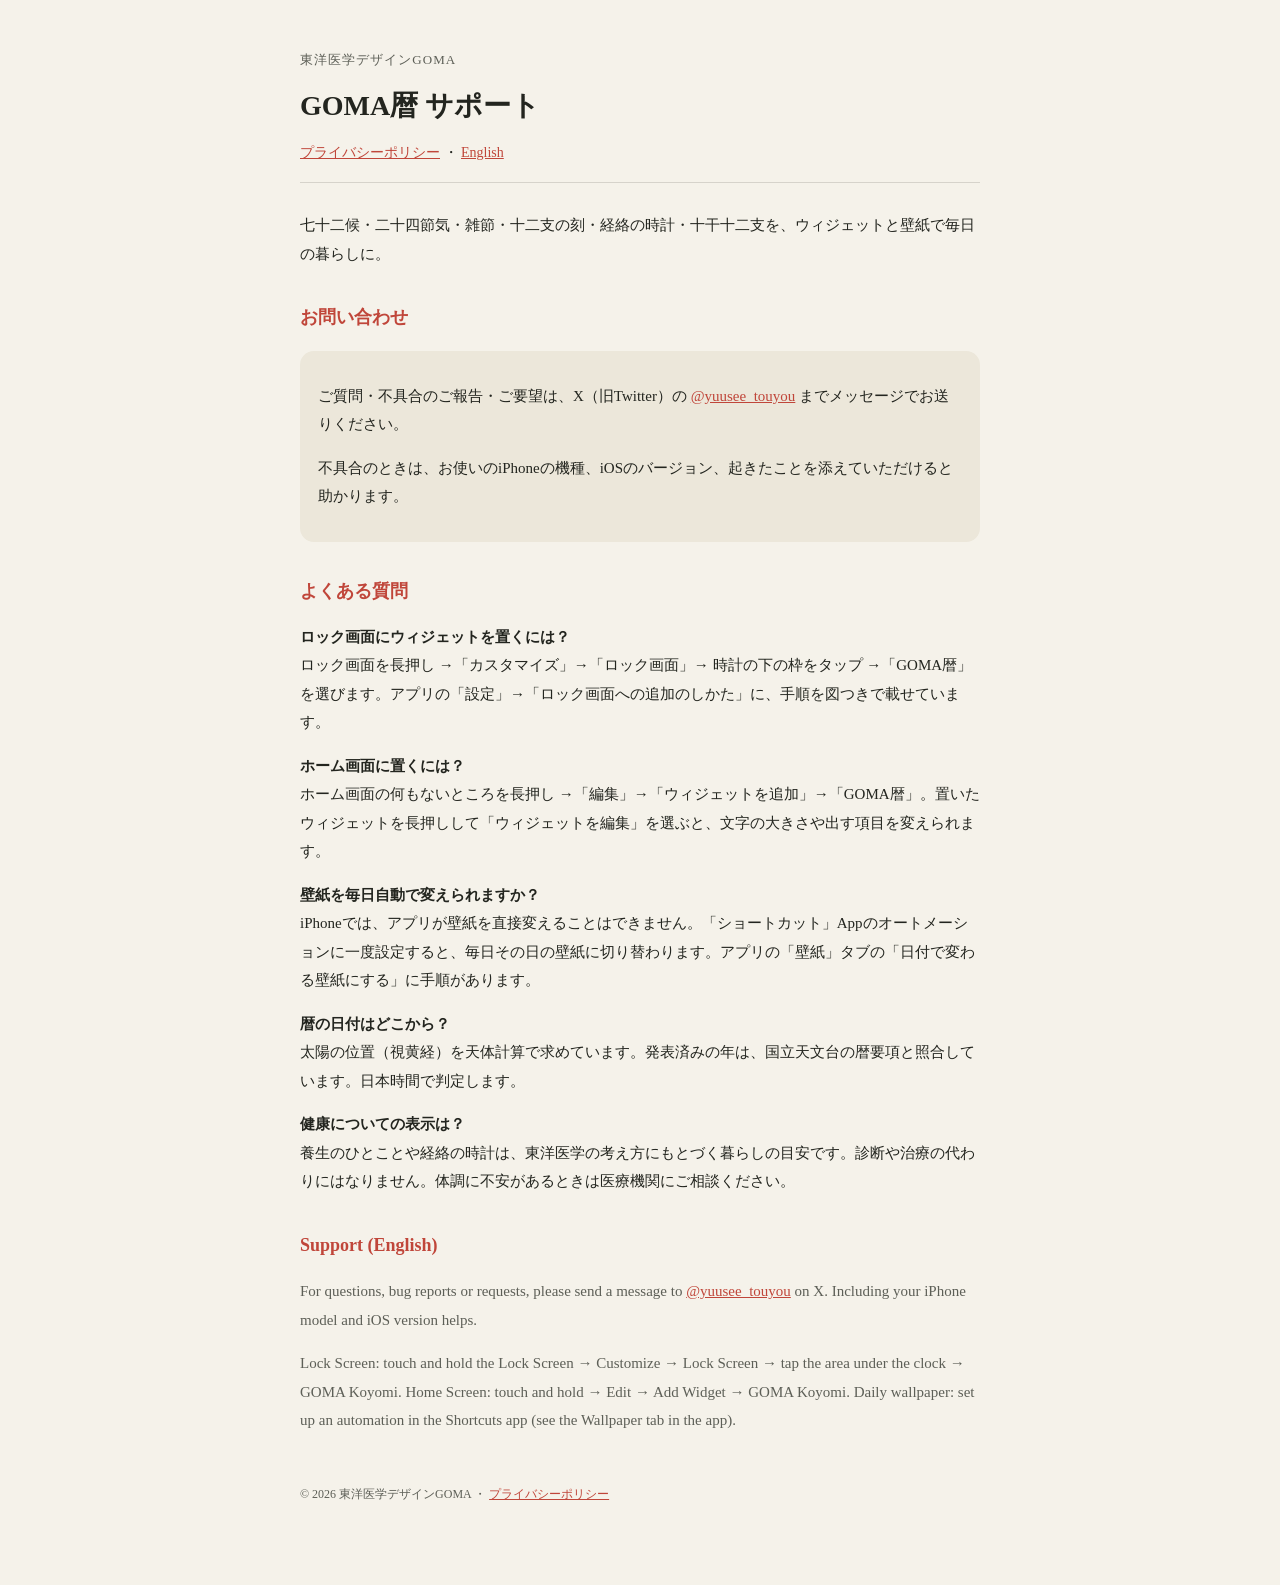
<file: index.html>
<!doctype html>
<html lang="ja">
<head>
<meta charset="utf-8">
<meta name="viewport" content="width=device-width, initial-scale=1">
<title>サポート｜GOMA暦</title>
<link rel="stylesheet" href="style.css">
</head>
<body>
<main>
<header>
  <div class="brand">東洋医学デザインGOMA</div>
  <h1>GOMA暦 サポート</h1>
  <nav><a href="privacy.html">プライバシーポリシー</a> ・ <a href="#en">English</a></nav>
</header>

<p>七十二候・二十四節気・雑節・十二支の刻・経絡の時計・十干十二支を、ウィジェットと壁紙で毎日の暮らしに。</p>

<h2>お問い合わせ</h2>
<div class="card">
  <p>ご質問・不具合のご報告・ご要望は、X（旧Twitter）の <a href="https://x.com/yuusee_touyou">@yuusee_touyou</a> までメッセージでお送りください。</p>
  <p>不具合のときは、お使いのiPhoneの機種、iOSのバージョン、起きたことを添えていただけると助かります。</p>
</div>

<h2>よくある質問</h2>

<p><strong>ロック画面にウィジェットを置くには？</strong><br>
ロック画面を長押し →「カスタマイズ」→「ロック画面」→ 時計の下の枠をタップ →「GOMA暦」を選びます。アプリの「設定」→「ロック画面への追加のしかた」に、手順を図つきで載せています。</p>

<p><strong>ホーム画面に置くには？</strong><br>
ホーム画面の何もないところを長押し →「編集」→「ウィジェットを追加」→「GOMA暦」。置いたウィジェットを長押しして「ウィジェットを編集」を選ぶと、文字の大きさや出す項目を変えられます。</p>

<p><strong>壁紙を毎日自動で変えられますか？</strong><br>
iPhoneでは、アプリが壁紙を直接変えることはできません。「ショートカット」Appのオートメーションに一度設定すると、毎日その日の壁紙に切り替わります。アプリの「壁紙」タブの「日付で変わる壁紙にする」に手順があります。</p>

<p><strong>暦の日付はどこから？</strong><br>
太陽の位置（視黄経）を天体計算で求めています。発表済みの年は、国立天文台の暦要項と照合しています。日本時間で判定します。</p>

<p><strong>健康についての表示は？</strong><br>
養生のひとことや経絡の時計は、東洋医学の考え方にもとづく暮らしの目安です。診断や治療の代わりにはなりません。体調に不安があるときは医療機関にご相談ください。</p>

<section id="en" class="en">
<h2>Support (English)</h2>
<p>For questions, bug reports or requests, please send a message to <a href="https://x.com/yuusee_touyou">@yuusee_touyou</a> on X. Including your iPhone model and iOS version helps.</p>
<p>Lock Screen: touch and hold the Lock Screen → Customize → Lock Screen → tap the area under the clock → GOMA Koyomi. Home Screen: touch and hold → Edit → Add Widget → GOMA Koyomi. Daily wallpaper: set up an automation in the Shortcuts app (see the Wallpaper tab in the app).</p>
</section>

<footer>© 2026 東洋医学デザインGOMA ・ <a href="privacy.html">プライバシーポリシー</a></footer>
</main>
</body>
</html>
</file>
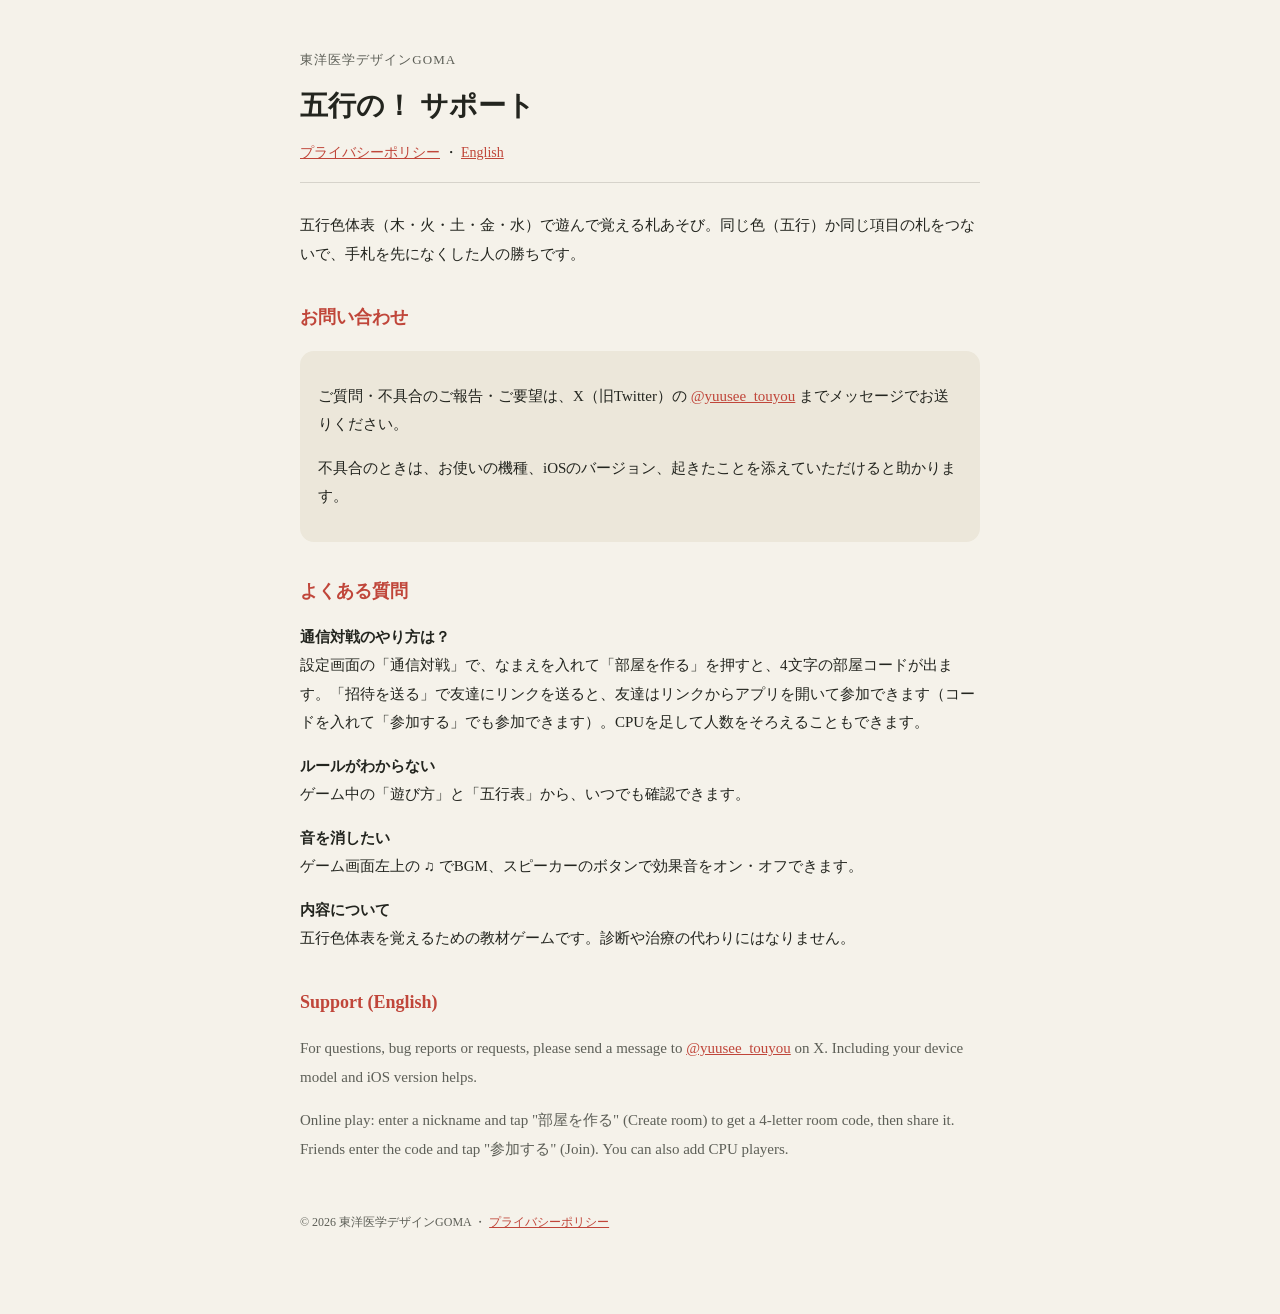
<file: gogyouno/index.html>
<!doctype html>
<html lang="ja">
<head>
<meta charset="utf-8">
<meta name="viewport" content="width=device-width, initial-scale=1">
<title>サポート｜五行の！</title>
<link rel="stylesheet" href="../style.css">
</head>
<body>
<main>
<header>
  <div class="brand">東洋医学デザインGOMA</div>
  <h1>五行の！ サポート</h1>
  <nav><a href="privacy.html">プライバシーポリシー</a> ・ <a href="#en">English</a></nav>
</header>

<p>五行色体表（木・火・土・金・水）で遊んで覚える札あそび。同じ色（五行）か同じ項目の札をつないで、手札を先になくした人の勝ちです。</p>

<h2>お問い合わせ</h2>
<div class="card">
  <p>ご質問・不具合のご報告・ご要望は、X（旧Twitter）の <a href="https://x.com/yuusee_touyou">@yuusee_touyou</a> までメッセージでお送りください。</p>
  <p>不具合のときは、お使いの機種、iOSのバージョン、起きたことを添えていただけると助かります。</p>
</div>

<h2>よくある質問</h2>

<p><strong>通信対戦のやり方は？</strong><br>
設定画面の「通信対戦」で、なまえを入れて「部屋を作る」を押すと、4文字の部屋コードが出ます。「招待を送る」で友達にリンクを送ると、友達はリンクからアプリを開いて参加できます（コードを入れて「参加する」でも参加できます）。CPUを足して人数をそろえることもできます。</p>

<p><strong>ルールがわからない</strong><br>
ゲーム中の「遊び方」と「五行表」から、いつでも確認できます。</p>

<p><strong>音を消したい</strong><br>
ゲーム画面左上の ♫ でBGM、スピーカーのボタンで効果音をオン・オフできます。</p>

<p><strong>内容について</strong><br>
五行色体表を覚えるための教材ゲームです。診断や治療の代わりにはなりません。</p>

<section id="en" class="en">
<h2>Support (English)</h2>
<p>For questions, bug reports or requests, please send a message to <a href="https://x.com/yuusee_touyou">@yuusee_touyou</a> on X. Including your device model and iOS version helps.</p>
<p>Online play: enter a nickname and tap "部屋を作る" (Create room) to get a 4-letter room code, then share it. Friends enter the code and tap "参加する" (Join). You can also add CPU players.</p>
</section>

<footer>© 2026 東洋医学デザインGOMA ・ <a href="privacy.html">プライバシーポリシー</a></footer>
</main>
</body>
</html>
</file>
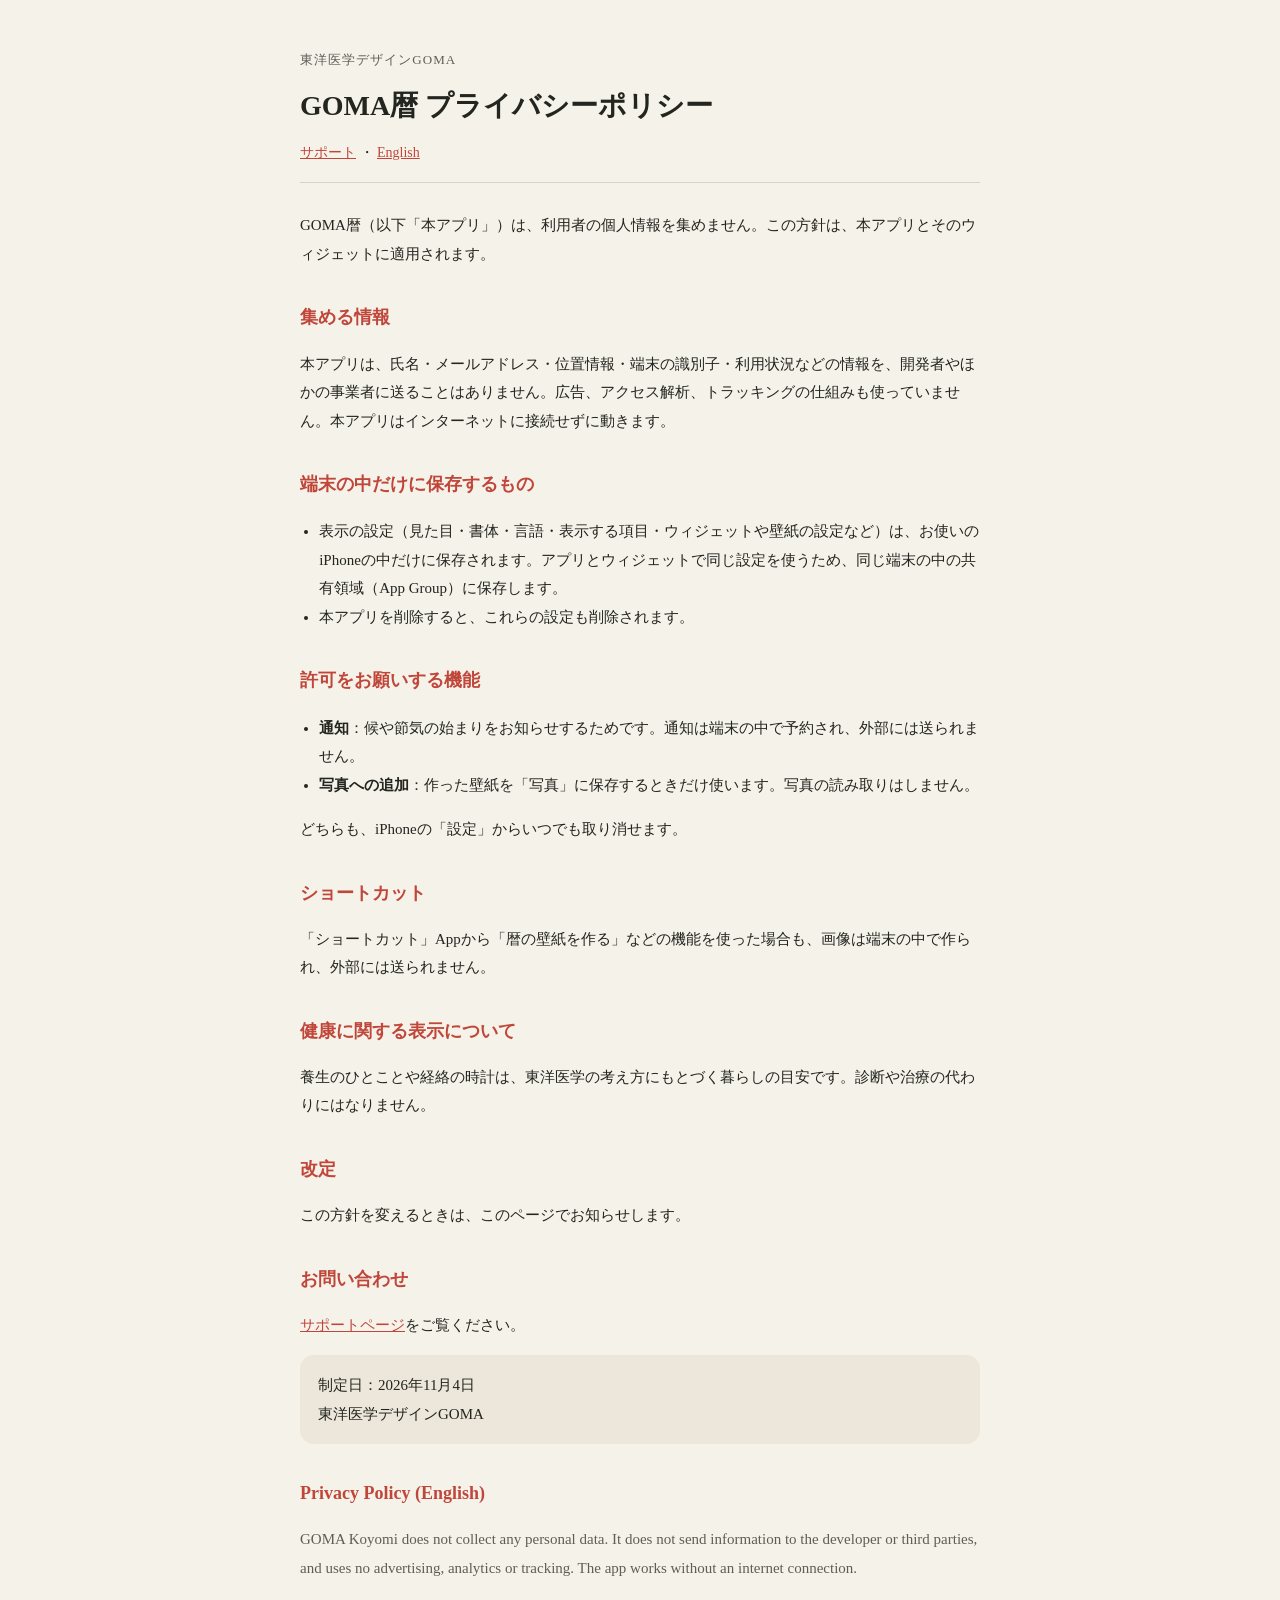
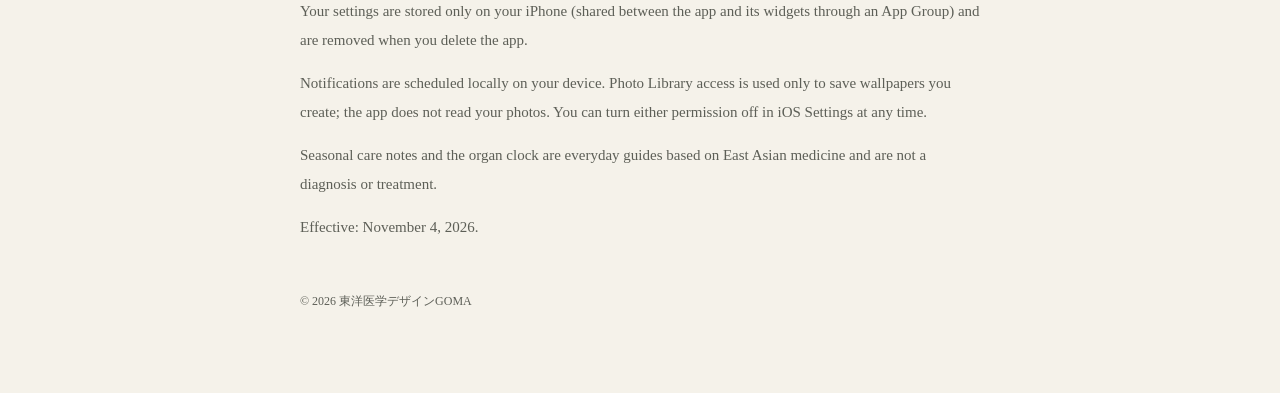
<file: privacy.html>
<!doctype html>
<html lang="ja">
<head>
<meta charset="utf-8">
<meta name="viewport" content="width=device-width, initial-scale=1">
<title>プライバシーポリシー｜GOMA暦</title>
<link rel="stylesheet" href="style.css">
</head>
<body>
<main>
<header>
  <div class="brand">東洋医学デザインGOMA</div>
  <h1>GOMA暦 プライバシーポリシー</h1>
  <nav><a href="index.html">サポート</a> ・ <a href="#en">English</a></nav>
</header>

<p>GOMA暦（以下「本アプリ」）は、利用者の個人情報を集めません。この方針は、本アプリとそのウィジェットに適用されます。</p>

<h2>集める情報</h2>
<p>本アプリは、氏名・メールアドレス・位置情報・端末の識別子・利用状況などの情報を、開発者やほかの事業者に送ることはありません。広告、アクセス解析、トラッキングの仕組みも使っていません。本アプリはインターネットに接続せずに動きます。</p>

<h2>端末の中だけに保存するもの</h2>
<ul>
  <li>表示の設定（見た目・書体・言語・表示する項目・ウィジェットや壁紙の設定など）は、お使いのiPhoneの中だけに保存されます。アプリとウィジェットで同じ設定を使うため、同じ端末の中の共有領域（App Group）に保存します。</li>
  <li>本アプリを削除すると、これらの設定も削除されます。</li>
</ul>

<h2>許可をお願いする機能</h2>
<ul>
  <li><strong>通知</strong>：候や節気の始まりをお知らせするためです。通知は端末の中で予約され、外部には送られません。</li>
  <li><strong>写真への追加</strong>：作った壁紙を「写真」に保存するときだけ使います。写真の読み取りはしません。</li>
</ul>
<p>どちらも、iPhoneの「設定」からいつでも取り消せます。</p>

<h2>ショートカット</h2>
<p>「ショートカット」Appから「暦の壁紙を作る」などの機能を使った場合も、画像は端末の中で作られ、外部には送られません。</p>

<h2>健康に関する表示について</h2>
<p>養生のひとことや経絡の時計は、東洋医学の考え方にもとづく暮らしの目安です。診断や治療の代わりにはなりません。</p>

<h2>改定</h2>
<p>この方針を変えるときは、このページでお知らせします。</p>

<h2>お問い合わせ</h2>
<p><a href="index.html">サポートページ</a>をご覧ください。</p>

<p class="card">制定日：2026年11月4日<br>東洋医学デザインGOMA</p>

<section id="en" class="en">
<h2>Privacy Policy (English)</h2>
<p>GOMA Koyomi does not collect any personal data. It does not send information to the developer or third parties, and uses no advertising, analytics or tracking. The app works without an internet connection.</p>
<p>Your settings are stored only on your iPhone (shared between the app and its widgets through an App Group) and are removed when you delete the app.</p>
<p>Notifications are scheduled locally on your device. Photo Library access is used only to save wallpapers you create; the app does not read your photos. You can turn either permission off in iOS Settings at any time.</p>
<p>Seasonal care notes and the organ clock are everyday guides based on East Asian medicine and are not a diagnosis or treatment.</p>
<p>Effective: November 4, 2026.</p>
</section>

<footer>© 2026 東洋医学デザインGOMA</footer>
</main>
</body>
</html>
</file>
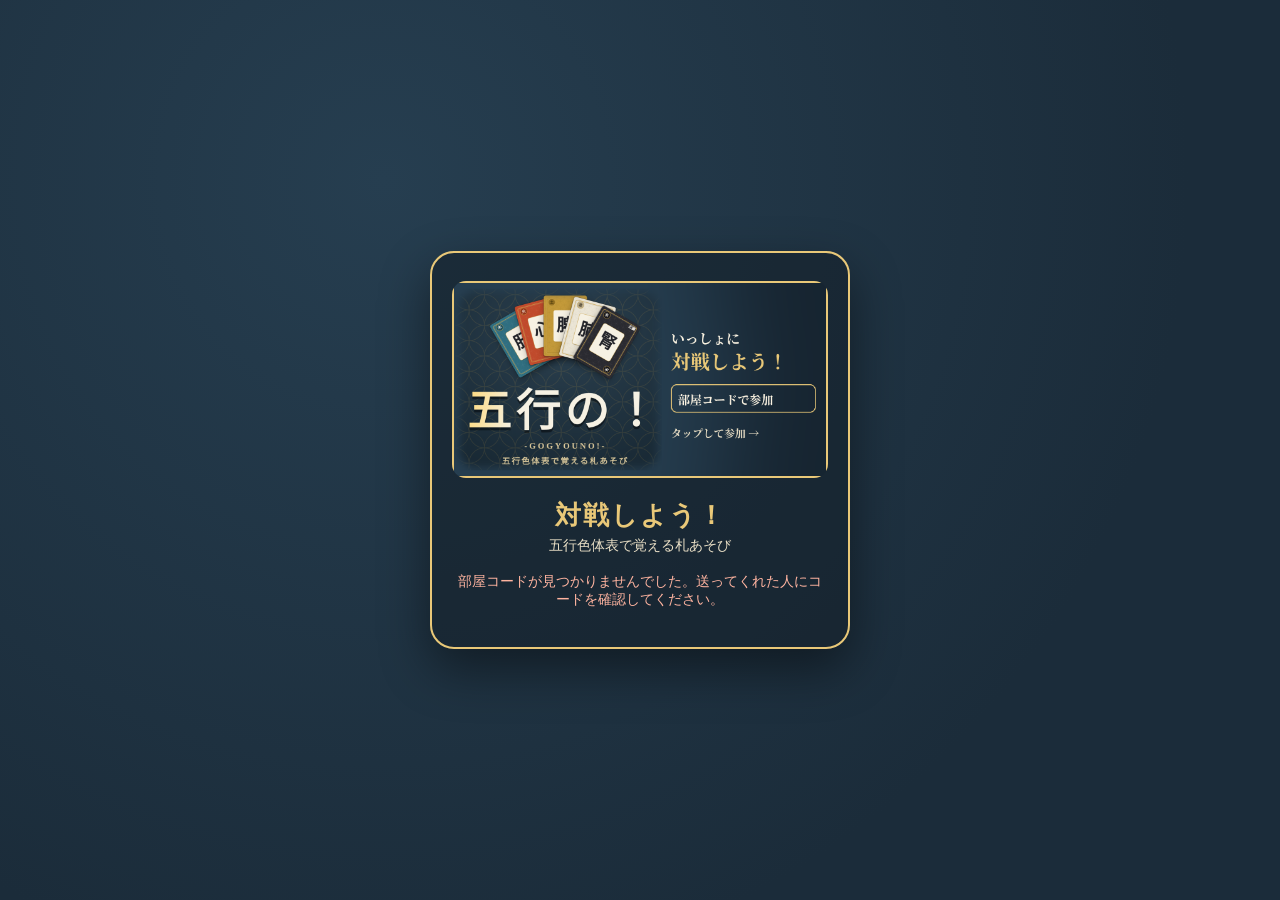
<file: gogyouno/join.html>
<!doctype html>
<html lang="ja">
<head>
<meta charset="utf-8">
<meta name="viewport" content="width=device-width, initial-scale=1">
<title>「五行の！」で対戦しよう！</title>
<meta name="description" content="部屋コードを受け取ったら、タップして「五行の！」の通信対戦に参加しよう。">
<meta property="og:type" content="website">
<meta property="og:site_name" content="五行の！">
<meta property="og:title" content="「五行の！」で対戦しよう！">
<meta property="og:description" content="部屋コードを受け取ったら、タップして参加しよう。五行色体表で覚える札あそび。">
<meta property="og:image" content="https://goma99-creator.github.io/goma-koyomi/gogyouno/ogp.png">
<meta property="og:image:width" content="1200">
<meta property="og:image:height" content="630">
<meta name="twitter:card" content="summary_large_image">
<meta name="apple-itunes-app" content="app-id=6834835831">
<style>
  :root { --navy:#1b2c3a; --navy2:#263e50; --gold:#e9c878; --cream:#fbf3e2; --sub:#e9dfc6; --fire:#c04a2b; }
  * { box-sizing:border-box; }
  body { margin:0; min-height:100vh; font-family:"Hiragino Mincho ProN","Yu Mincho",serif; color:var(--cream);
    background:radial-gradient(circle at 30% 20%, var(--navy2), var(--navy) 70%); display:flex; align-items:center; justify-content:center; padding:24px 16px; }
  main { width:100%; max-width:420px; text-align:center; border:2px solid var(--gold); border-radius:24px; padding:28px 20px 24px;
    background:rgba(20,32,42,.6); box-shadow:0 20px 50px rgba(0,0,0,.45); }
  img.hero { width:100%; border-radius:14px; display:block; }
  h1 { font-size:26px; margin:20px 0 4px; color:var(--gold); letter-spacing:2px; }
  p.lead { margin:0 0 18px; font-size:14px; color:var(--sub); }
  .code-box { border:1.5px solid var(--gold); border-radius:16px; padding:10px 8px 14px; background:#fffaf0; color:#2a2418; }
  .code-label { font-size:12px; font-weight:700; letter-spacing:3px; color:#7a6f57; }
  .code { font-size:52px; font-weight:800; letter-spacing:14px; padding-left:14px; color:var(--fire); line-height:1.15; }
  .btn { display:block; width:100%; margin-top:12px; padding:14px; border-radius:14px; font:inherit; font-size:17px; font-weight:800; letter-spacing:2px;
    text-decoration:none; cursor:pointer; border:2px solid var(--gold); }
  .primary { background:linear-gradient(135deg,#c04a2b,#e0662f); color:#fff6e0; }
  .ghost { background:transparent; color:var(--cream); }
  .note { font-size:12px; color:var(--sub); line-height:1.7; margin-top:16px; text-align:left; }
  .err { color:#ffb4a0; font-size:14px; margin:14px 0; }
</style>
</head>
<body>
<main>
  <img class="hero" src="ogp.png" alt="五行の！">
  <h1>対戦しよう！</h1>
  <p class="lead">五行色体表で覚える札あそび</p>
  <div id="ok" hidden>
    <div class="code-box">
      <div class="code-label">部屋コード</div>
      <div class="code" id="code"></div>
    </div>
    <a class="btn primary" id="open" href="#">アプリで参加する</a>
    <button class="btn ghost" id="copy" type="button">コードをコピー</button>
    <a class="btn ghost" href="https://apps.apple.com/jp/app/id6834835831">App Store で入手</a>
    <div class="note">
      アプリが入っていれば「アプリで参加する」で開き、コードが入った状態になります。なまえを入れて「参加する」を押してください。<br>
      開かないときは、コードをコピーしてアプリの「通信対戦」に貼り付けてください。
    </div>
  </div>
  <p class="err" id="bad" hidden>部屋コードが見つかりませんでした。送ってくれた人にコードを確認してください。</p>
</main>
<script>
(function () {
  var c = (new URLSearchParams(location.search).get("c") || "").toUpperCase();
  if (!/^[A-Z2-9]{4}$/.test(c)) { document.getElementById("bad").hidden = false; return; }
  document.getElementById("ok").hidden = false;
  document.getElementById("code").textContent = c;
  document.getElementById("open").href = "gogyouno://join?c=" + c;
  var b = document.getElementById("copy");
  b.onclick = function () {
    var done = function () { b.textContent = "コピーしました"; setTimeout(function () { b.textContent = "コードをコピー"; }, 1600); };
    if (navigator.clipboard && navigator.clipboard.writeText) navigator.clipboard.writeText(c).then(done, fallback); else fallback();
    function fallback() { var t = document.createElement("textarea"); t.value = c; document.body.appendChild(t); t.select(); try { document.execCommand("copy"); done(); } catch (e) {} t.remove(); }
  };
})();
</script>
</body>
</html>
</file>
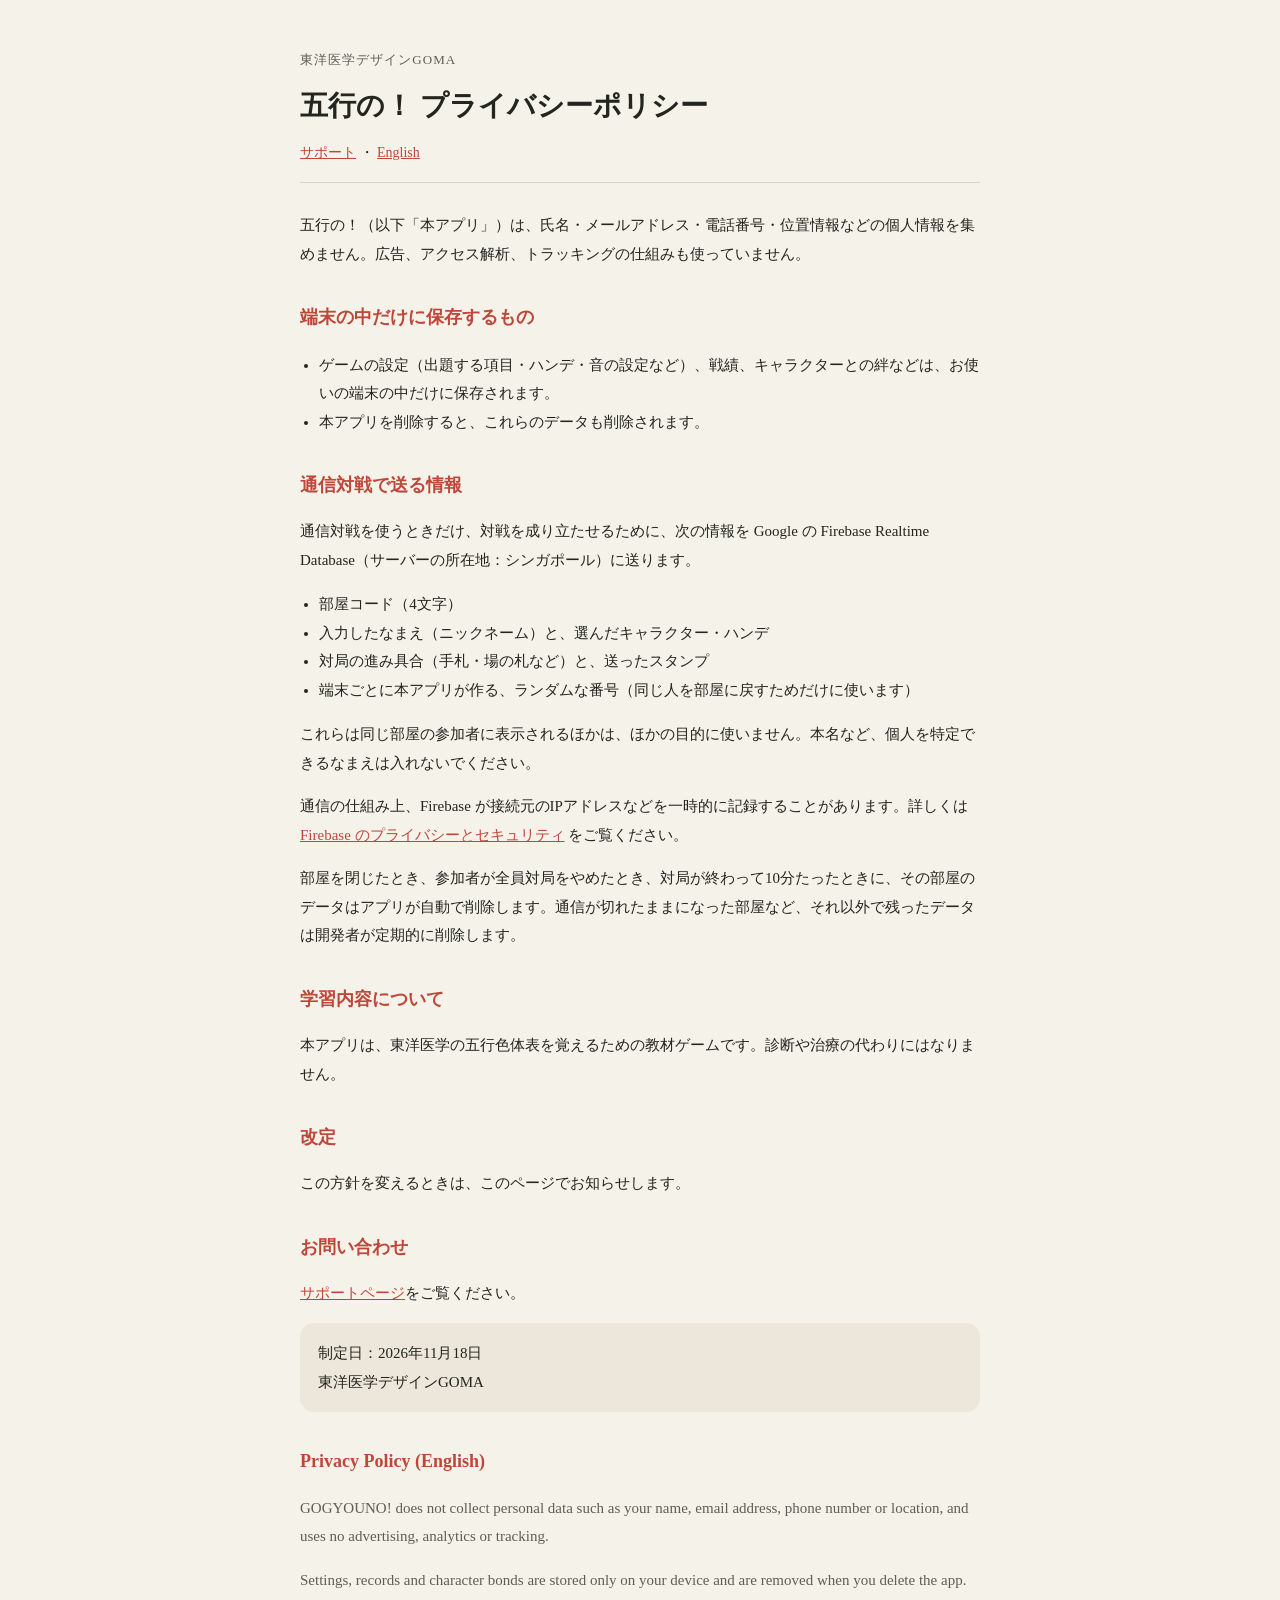
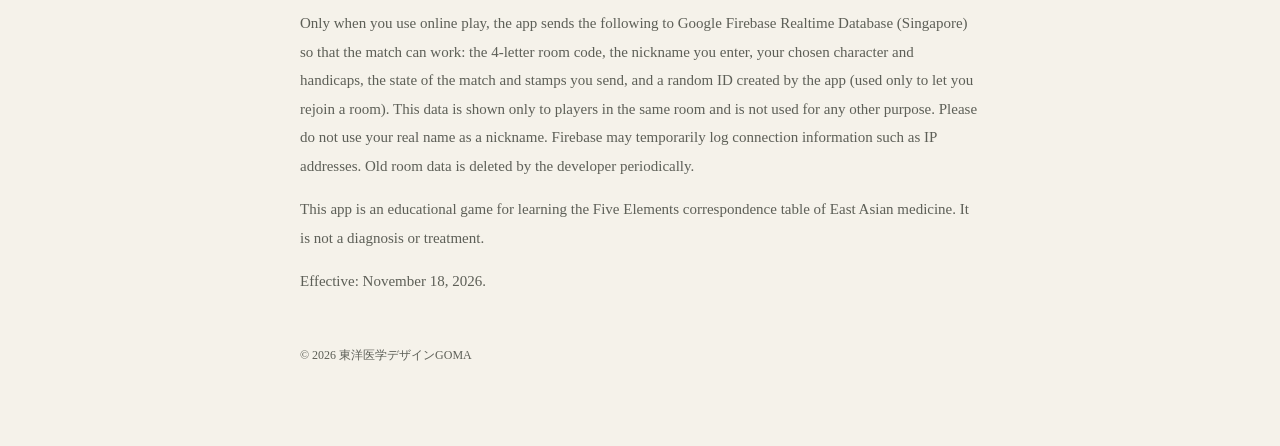
<file: gogyouno/privacy.html>
<!doctype html>
<html lang="ja">
<head>
<meta charset="utf-8">
<meta name="viewport" content="width=device-width, initial-scale=1">
<title>プライバシーポリシー｜五行の！</title>
<link rel="stylesheet" href="../style.css">
</head>
<body>
<main>
<header>
  <div class="brand">東洋医学デザインGOMA</div>
  <h1>五行の！ プライバシーポリシー</h1>
  <nav><a href="index.html">サポート</a> ・ <a href="#en">English</a></nav>
</header>

<p>五行の！（以下「本アプリ」）は、氏名・メールアドレス・電話番号・位置情報などの個人情報を集めません。広告、アクセス解析、トラッキングの仕組みも使っていません。</p>

<h2>端末の中だけに保存するもの</h2>
<ul>
  <li>ゲームの設定（出題する項目・ハンデ・音の設定など）、戦績、キャラクターとの絆などは、お使いの端末の中だけに保存されます。</li>
  <li>本アプリを削除すると、これらのデータも削除されます。</li>
</ul>

<h2>通信対戦で送る情報</h2>
<p>通信対戦を使うときだけ、対戦を成り立たせるために、次の情報を Google の Firebase Realtime Database（サーバーの所在地：シンガポール）に送ります。</p>
<ul>
  <li>部屋コード（4文字）</li>
  <li>入力したなまえ（ニックネーム）と、選んだキャラクター・ハンデ</li>
  <li>対局の進み具合（手札・場の札など）と、送ったスタンプ</li>
  <li>端末ごとに本アプリが作る、ランダムな番号（同じ人を部屋に戻すためだけに使います）</li>
</ul>
<p>これらは同じ部屋の参加者に表示されるほかは、ほかの目的に使いません。本名など、個人を特定できるなまえは入れないでください。</p>
<p>通信の仕組み上、Firebase が接続元のIPアドレスなどを一時的に記録することがあります。詳しくは <a href="https://firebase.google.com/support/privacy">Firebase のプライバシーとセキュリティ</a> をご覧ください。</p>
<p>部屋を閉じたとき、参加者が全員対局をやめたとき、対局が終わって10分たったときに、その部屋のデータはアプリが自動で削除します。通信が切れたままになった部屋など、それ以外で残ったデータは開発者が定期的に削除します。</p>

<h2>学習内容について</h2>
<p>本アプリは、東洋医学の五行色体表を覚えるための教材ゲームです。診断や治療の代わりにはなりません。</p>

<h2>改定</h2>
<p>この方針を変えるときは、このページでお知らせします。</p>

<h2>お問い合わせ</h2>
<p><a href="index.html">サポートページ</a>をご覧ください。</p>

<p class="card">制定日：2026年11月18日<br>東洋医学デザインGOMA</p>

<section id="en" class="en">
<h2>Privacy Policy (English)</h2>
<p>GOGYOUNO! does not collect personal data such as your name, email address, phone number or location, and uses no advertising, analytics or tracking.</p>
<p>Settings, records and character bonds are stored only on your device and are removed when you delete the app.</p>
<p>Only when you use online play, the app sends the following to Google Firebase Realtime Database (Singapore) so that the match can work: the 4-letter room code, the nickname you enter, your chosen character and handicaps, the state of the match and stamps you send, and a random ID created by the app (used only to let you rejoin a room). This data is shown only to players in the same room and is not used for any other purpose. Please do not use your real name as a nickname. Firebase may temporarily log connection information such as IP addresses. Old room data is deleted by the developer periodically.</p>
<p>This app is an educational game for learning the Five Elements correspondence table of East Asian medicine. It is not a diagnosis or treatment.</p>
<p>Effective: November 18, 2026.</p>
</section>

<footer>© 2026 東洋医学デザインGOMA</footer>
</main>
</body>
</html>
</file>
<file: style.css>
:root { --paper:#F5F2EA; --deep:#ECE7DA; --ink:#23251F; --sub:#5d5f57; --fire:#C0463A; }
@media (prefers-color-scheme: dark) { :root { --paper:#17181A; --deep:#222326; --ink:#ECE8DD; --sub:#a9a59a; --fire:#E7776A; } }
* { box-sizing: border-box; }
body { margin:0; background:var(--paper); color:var(--ink);
  font-family:"Hiragino Mincho ProN","Yu Mincho","Noto Serif JP",serif; line-height:1.9; }
main { max-width:720px; margin:0 auto; padding:48px 20px 80px; }
header { border-bottom:1px solid color-mix(in srgb, var(--ink) 15%, transparent); margin-bottom:28px; padding-bottom:16px; }
.brand { font-size:13px; color:var(--sub); letter-spacing:.08em; }
h1 { font-size:28px; margin:6px 0 0; }
h2 { font-size:18px; margin:32px 0 6px; color:var(--fire); }
p, li { font-size:15px; }
ul { padding-left:1.2em; }
.card { background:var(--deep); border-radius:14px; padding:16px 18px; margin:16px 0; }
a { color:var(--fire); }
nav { font-size:14px; margin-top:8px; }
footer { margin-top:48px; font-size:12px; color:var(--sub); }
.en { color:var(--sub); font-size:14px; }
</file>
